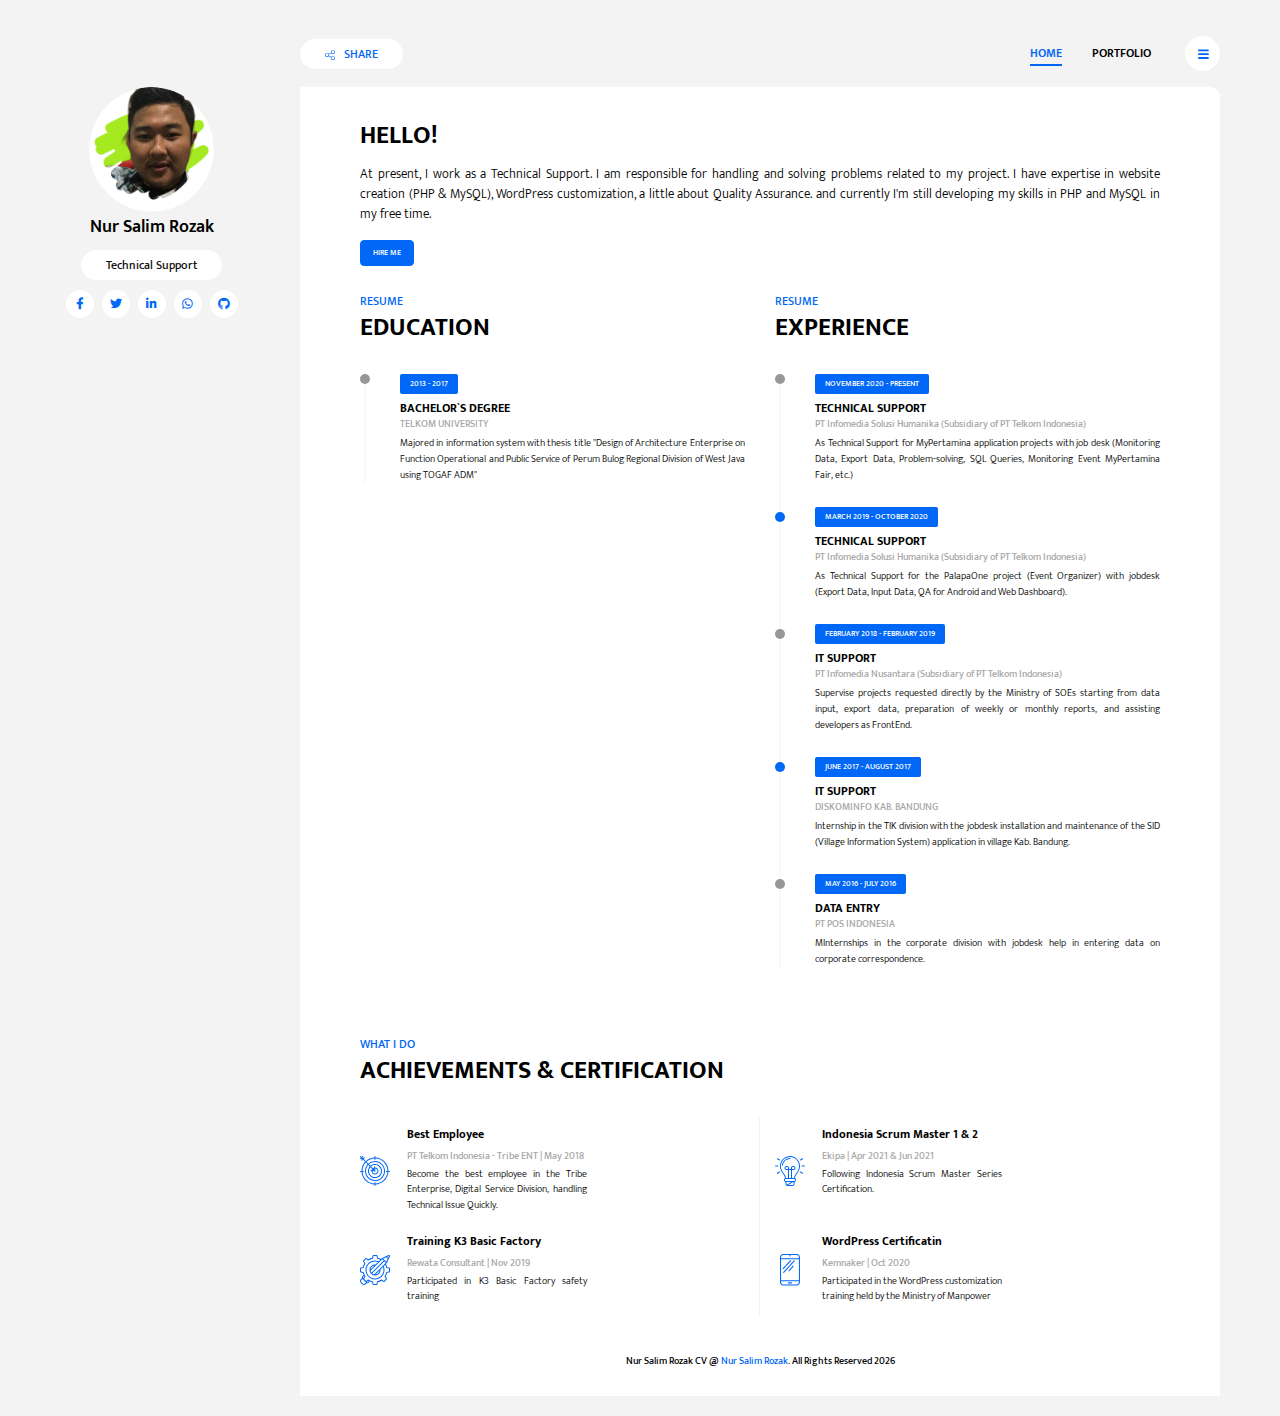
<file: index.html>
<!DOCTYPE html>
<html lang="en">

<head>
    <meta charset="UTF-8">
    <meta name="viewport" content="width=device-width, initial-scale=1.0">
    <meta http-equiv="X-UA-Compatible" content="ie=edge">
    <title>Nur Salim Rozak | Home</title>
    <link href="https://fonts.googleapis.com/css?family=Mukta:300,400,500,600,700&display=swap" rel="stylesheet">
    <link rel="stylesheet" href="assets/vendors/@fortawesome/fontawesome-free/css/all.min.css">
    <link rel="stylesheet" href="assets/css/live-resume.css">
</head>

<body>
    <header>
        <button class="btn btn-white btn-share ml-auto mr-3 ml-md-0 mr-md-auto"><a href="https://web.facebook.com/sharer.php?u=https%3A%2F%2Frozak1802.github.io%2F&_rdc=1&_rdr" target="_blank"><img src="assets/images/share.svg" alt="share" class="btn-img">
            SHARE</button>
        <nav class="collapsible-nav" id="collapsible-nav">
            <a href="https://rozak1802.github.io/" class="nav-link active">HOME</a>
            <a href="portfolio.html" class="nav-link">PORTFOLIO</a>
        </nav>
        <button class="btn btn-menu-toggle btn-white rounded-circle" data-toggle="collapsible-nav"
            data-target="collapsible-nav"><img src="assets/images/hamburger.svg" alt="hamburger"></button>
    </header>
    <div class="content-wrapper">
        <aside>
            <div class="profile-img-wrapper">
                <img src="assets/images/Profile-1.png" alt="profile">
            </div>
            <h1 class="profile-name">Nur Salim Rozak</h1>
            <div class="text-center">
                <span class="badge badge-white badge-pill profile-designation">Technical Support</span>
            </div>
            <nav class="social-links">
                <a href="https://www.facebook.com/nursalimrozak/" class="social-link"><i class="fab fa-facebook-f"></i></a>
                <a href="https://twitter.com/nursalimrozak" class="social-link"><i class="fab fa-twitter"></i></a>
                <a href="https://www.linkedin.com/in/nursalimrozak/" class="social-link"><i class="fab fa-linkedin-in"></i></a>
                <a href="https://wa.me/6281319073464" class="social-link"><i class="fab fa-whatsapp"></i></a>
                <a href="https://github.com/rozak1802" class="social-link"><i class="fab fa-github"></i></a>
            </nav>
            <!-- <div class="widget">
                <h5 class="widget-title">personal information</h5>
                <div class="widget-content">
                    <p>PHONE : +62 813 1907 3464</p>
                    <p>MAIL : nursalimrozak@gmail.com</p>
                    <p>Location : Pantenan Panceng Gresik, Jawa Timur</p>
                    <button class="btn btn-download-cv btn-primary rounded-pill"> <img src="google.com" alt="download"
                        class="btn-img">DOWNLOAD CV </button>
                </div>
            </div> -->
            <!-- <div class="widget card">
                <div class="card-body">
                    <div class="widget-content">
                        <h5 class="widget-title card-title">LANGUAGES</h5>
                        <p>English : native</p>
                        <p>Arabic : native</p>
                        <p>Indonesia : fluent</p>
                    </div>
                </div>
            </div>
            <div class="widget card">
                <div class="card-body">
                    <div class="widget-content">
                        <h5 class="widget-title card-title">INTERESTS</h5>
                        <p>Video games</p>
                        <p>Healing</p>
                        <p>Eating Out</p>
                    </div>
                </div>
            </div> -->
        </aside>
        <main>
            <section class="intro-section">
                <h2 class="section-title">Hello!</h2>
                <p>At present, I work as a Technical Support. I am responsible for handling and solving problems related to my project.

                    I have expertise in website creation (PHP & MySQL), WordPress customization, a little about Quality Assurance. and currently I'm still developing my skills in PHP and MySQL in my free time.</p>
                <a href="#!" class="btn btn-primary btn-hire-me">HIRE ME</a>
            </section>
            <section class="resume-section">
                <div class="row">
                    <div class="col-lg-6">
                        <h6 class="section-subtitle">RESUME</h6>
                        <h2 class="section-title">EDUCATION</h2>
                        <ul class="time-line">
                            <li class="time-line-item">
                                <span class="badge badge-primary">2013 - 2017</span>
                                <h6 class="time-line-item-title">BACHELOR`S DEGREE</h6>
                                <p class="time-line-item-subtitle">TELKOM UNIVERSITY</p>
                                <p class="time-line-item-content">Majored in information system with thesis title "Design of Architecture
                                    Enterprise on Function Operational and Public Service of Perum Bulog Regional Division of West Java using
                                    TOGAF ADM"</p>
                            </li>
                            <!--- <li class="time-line-item">
                                <span class="badge badge-primary">2010 - 2013</span>
                                <h6 class="time-line-item-title">Studied at Harvard University</h6>
                                <p class="time-line-item-subtitle">UNIVERSITY</p>
                                <p class="time-line-item-content">Mauris magna sapien, pharetra consectetur fringilla
                                    vitae, interdum sed tortor.
                                </p>
                            </li>
                            <li class="time-line-item">
                                <span class="badge badge-primary">1993 - 1995</span>
                                <h6 class="time-line-item-title">Studied at Oxford University</h6>
                                <p class="time-line-item-subtitle">UNIVERSITY</p>
                                <p class="time-line-item-content">Mauris magna sapien, pharetra consectetur fringilla
                                    vitae, interdum sed tortor.
                                </p>
                            </li> -->
                        </ul>
                    </div>
                    <div class="col-lg-6">
                        <h6 class="section-subtitle">RESUME</h6>
                        <h2 class="section-title">Experience</h2>
                        <ul class="time-line">
                            <li class="time-line-item">
                                <span class="badge badge-primary">NOVEMBER 2020 - PRESENT</span>
                                <h6 class="time-line-item-title">TECHNICAL SUPPORT</h6>
                                <p class="time-line-item-subtitle">PT Infomedia Solusi Humanika (Subsidiary of PT Telkom Indonesia)</p>
                                <p class="time-line-item-content">As Technical Support for MyPertamina application projects with job desk (Monitoring Data, Export Data, Problem-solving, SQL Queries, Monitoring Event MyPertamina Fair, etc.)</p>
                            </li>
                            <li class="time-line-item">
                                <span class="badge badge-primary">MARCH 2019 - OCTOBER 2020</span>
                                <h6 class="time-line-item-title">TECHNICAL SUPPORT</h6>
                                <p class="time-line-item-subtitle">PT Infomedia Solusi Humanika (Subsidiary of PT Telkom Indonesia)</p>
                                <p class="time-line-item-content">As Technical Support for the PalapaOne project (Event Organizer) with jobdesk (Export Data, Input Data, QA for Android and Web Dashboard).</p>
                            </li>
                            <li class="time-line-item">
                                <span class="badge badge-primary">FEBRUARY 2018 - FEBRUARY 2019</span>
                                <h6 class="time-line-item-title">IT SUPPORT</h6>
                                <p class="time-line-item-subtitle">PT Infomedia Nusantara (Subsidiary of PT Telkom Indonesia)</p>
                                <p class="time-line-item-content">Supervise projects requested directly by the Ministry of SOEs starting from data input, export data, preparation of weekly or monthly reports, and assisting developers as FrontEnd.</p>
                            </li>
                            <li class="time-line-item">
                                <span class="badge badge-primary">JUNE 2017 - AUGUST 2017</span>
                                <h6 class="time-line-item-title">IT SUPPORT</h6>
                                <p class="time-line-item-subtitle">DISKOMINFO KAB. BANDUNG</p>
                                <p class="time-line-item-content">Internship in the TIK division with the jobdesk installation 
                                    and maintenance of the SID (Village Information System) application in village Kab. Bandung.</p>
                            </li>
                            <li class="time-line-item">
                                <span class="badge badge-primary">MAY 2016 - JULY 2016</span>
                                <h6 class="time-line-item-title">DATA ENTRY</h6>
                                <p class="time-line-item-subtitle">PT POS INDONESIA</p>
                                <p class="time-line-item-content">MInternships in the corporate division with jobdesk help in entering data on corporate correspondence.</p>
                            </li>
                        </ul>
                    </div>
                </div>
            </section>
            <section class="services-section">
                <h6 class="section-subtitle">WHAT I DO</h6>
                <h2 class="section-title">ACHIEVEMENTS & CERTIFICATION</h2>
                <div class="row">
                    <div class="media service-card col-lg-6">
                        <div class="service-icon">
                            <img src="assets/images/001-target.svg" alt="target">
                        </div>
                        <div class="media-body">
                            <h5 class="service-title">Best Employee</h5>
                            <p class="time-line-item-subtitle">PT Telkom Indonesia - Tribe ENT | May 2018</p>
                            <p class="service-description">Become the best employee in the Tribe Enterprise, Digital Service Division, handling Technical Issue Quickly.</p>
                        </div>
                    </div>
                    <div class="media service-card col-lg-6">
                        <div class="service-icon">
                            <img src="assets/images/003-idea.svg" alt="bulb">
                        </div>
                        <div class="media-body">
                            <h5 class="service-title">Indonesia Scrum Master 1 & 2</h5>
                            <p class="time-line-item-subtitle">Ekipa | Apr 2021 & Jun 2021</p>
                            <p class="service-description">Following Indonesia Scrum Master Series Certification.</p>
                        </div>
                    </div>
                    <div class="media service-card col-lg-6">
                        <div class="service-icon">
                            <img src="assets/images/002-development.svg" alt="development">
                        </div>
                        <div class="media-body">
                            <h5 class="service-title">Training K3 Basic Factory</h5>
                            <p class="time-line-item-subtitle">Rewata Consultant | Nov 2019</p>
                            <p class="service-description">Participated in K3 Basic Factory safety training
                            </p>
                        </div>
                    </div>
                    <div class="media service-card col-lg-6">
                        <div class="service-icon">
                            <img src="assets/images/004-smartphone.svg" alt="smartphone">
                        </div>
                        <div class="media-body">
                            <h5 class="service-title">WordPress Certificatin</h5>
                            <p class="time-line-item-subtitle">Kemnaker | Oct 2020</p>
                            <p class="service-description">Participated in the WordPress customization training held by the Ministry of Manpower
                            </p>
                        </div>
                    </div>
                </div>
            </section>
            <!-- <section class="testimonial-section">
                <div id="testimonialCarousel" class="testimonial-carousel carousel slide" data-ride="carousel">
                    <div class="carousel-inner">
                        <div class="carousel-item active">
                            <p class="testimonial-content">Mauris magna sapien, pharetra consectetur fringilla vitae,
                                interdum sed tortor.</p>
                            <img src="assets/images/Profile.png" alt="profile" class="testimonial-img">
                            <p class="testimonial-name">Nout Golstein</p>
                        </div>
                        <div class="carousel-item">
                            <p class="testimonial-content">Mauris magna sapien, pharetra consectetur fringilla vitae,
                                interdum sed tortor.</p>
                            <img src="assets/images/Profile.png" alt="profile" class="testimonial-img">
                            <p class="testimonial-name">Nout Golstein</p>
                        </div>
                        <div class="carousel-item">
                            <p class="testimonial-content">Mauris magna sapien, pharetra consectetur fringilla vitae,
                                interdum sed tortor.</p>
                            <img src="assets/images/Profile.png" alt="profile" class="testimonial-img">
                            <p class="testimonial-name">Nout Golstein</p>
                        </div>
                    </div>
                    <ol class="carousel-indicators">
                        <li data-target="#testimonialCarousel" data-slide-to="0" class="active"></li>
                        <li data-target="#testimonialCarousel" data-slide-to="1"></li>
                        <li data-target="#testimonialCarousel" data-slide-to="2"></li>
                    </ol>
                </div>
            </section> -->

            <footer>Nur Salim Rozak CV @ <a href="https://rozak1802.github.io/" target="_blank" rel="noopener noreferrer">Nur Salim Rozak</a>. All Rights Reserved <script>document.write(new Date().getFullYear())</script></footer>
        </main>
    </div>
    <script src="assets/vendors/jquery/dist/jquery.min.js"></script>
    <script src="assets/vendors/@popperjs/core/dist/umd/popper-base.min.js"></script>
    <script src="assets/vendors/bootstrap/dist/js/bootstrap.min.js"></script>
    <script src="assets/js/live-resume.js"></script>
</body>

</html>
</file>
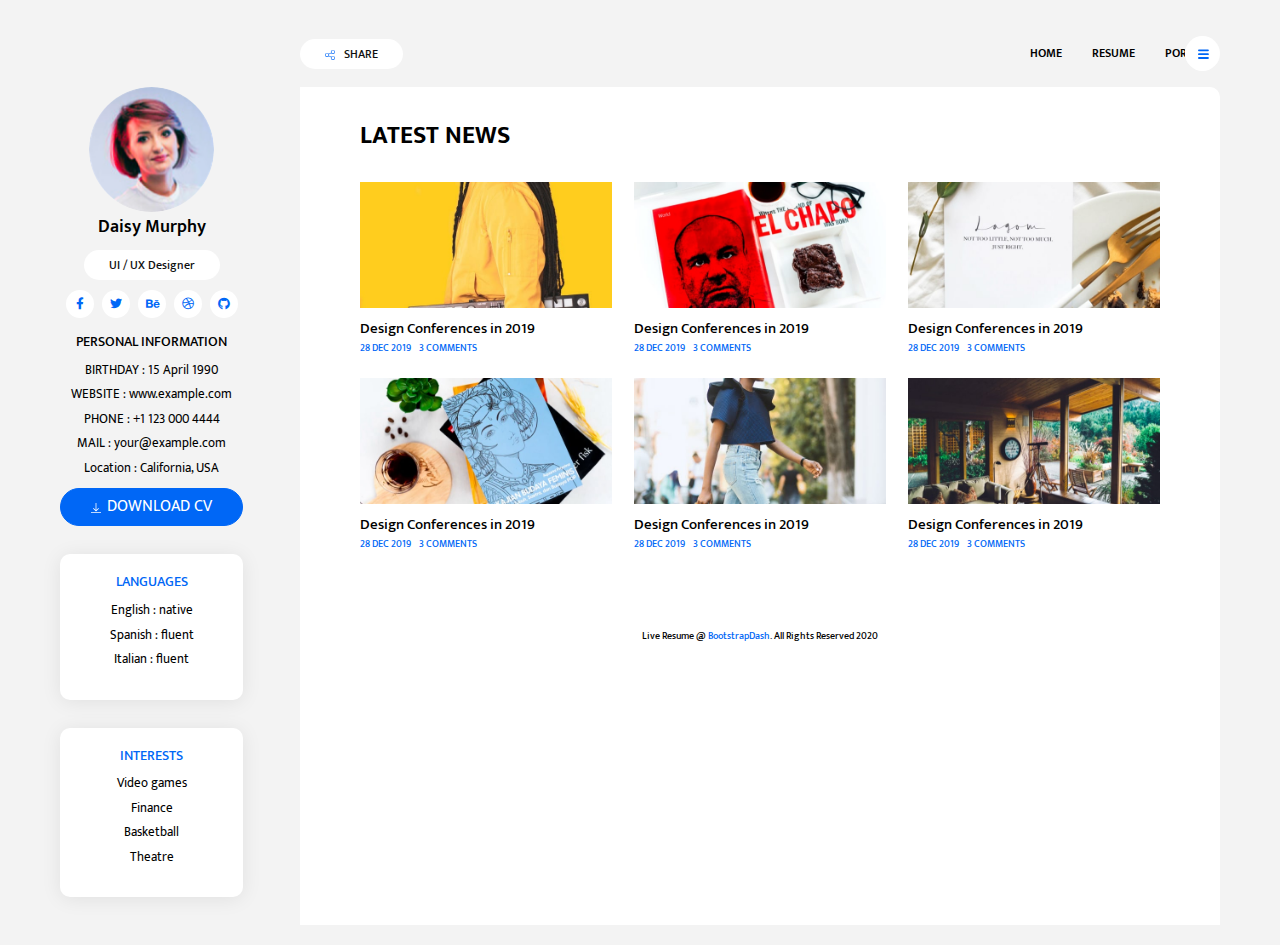
<file: blog.html>
<!DOCTYPE html>
<html lang="en">

<head>
    <meta charset="UTF-8">
    <meta name="viewport" content="width=device-width, initial-scale=1.0">
    <meta http-equiv="X-UA-Compatible" content="ie=edge">
    <title>Live Resume :: Portfolio</title>
    <link href="https://fonts.googleapis.com/css?family=Mukta:300,400,500,600,700&display=swap" rel="stylesheet">
    <link rel="stylesheet" href="assets/vendors/@fortawesome/fontawesome-free/css/all.min.css">
    <link rel="stylesheet" href="assets/css/live-resume.css">
</head>

<body>
    <header>
        <button class="btn btn-white btn-share ml-auto mr-3 ml-md-0 mr-md-auto"><img src="assets/images/share.svg"
                alt="share" class="btn-img">
            SHARE</button>
        <nav class="collapsible-nav" id="collapsible-nav">
            <a href="index.html" class="nav-link">HOME</a>
            <a href="resume.html" class="nav-link">RESUME</a>
            <a href="portfolio.html" class="nav-link">PORTFOLIO</a>
            <a href="blog.html" class="nav-link active">BLOG</a>
            <a href="contact.html" class="nav-link">CONTACT</a>
        </nav>
        <button class="btn btn-menu-toggle btn-white rounded-circle" data-toggle="collapsible-nav"
            data-target="collapsible-nav"><img src="assets/images/hamburger.svg" alt="hamburger"></button>
    </header>
    <div class="content-wrapper">
        <aside>
            <div class="profile-img-wrapper">
                <img src="assets/images/Profile.png" alt="profile">
            </div>
            <h1 class="profile-name">Daisy Murphy</h1>
            <div class="text-center">
                <span class="badge badge-white badge-pill profile-designation">UI / UX Designer</span>
            </div>
            <nav class="social-links">
                <a href="#!" class="social-link"><i class="fab fa-facebook-f"></i></a>
                <a href="#!" class="social-link"><i class="fab fa-twitter"></i></a>
                <a href="#!" class="social-link"><i class="fab fa-behance"></i></a>
                <a href="#!" class="social-link"><i class="fab fa-dribbble"></i></a>
                <a href="#!" class="social-link"><i class="fab fa-github"></i></a>
            </nav>
            <div class="widget">
                <h5 class="widget-title">personal information</h5>
                <div class="widget-content">
                    <p>BIRTHDAY : 15 April 1990</p>
                    <p>WEBSITE : www.example.com</p>
                    <p>PHONE : +1 123 000 4444</p>
                    <p>MAIL : your@example.com</p>
                    <p>Location : California, USA</p>
                    <button class="btn btn-download-cv btn-primary rounded-pill"> <img
                            src="assets/images/download.svg" alt="download" class="btn-img">DOWNLOAD CV </button>
                </div>
            </div>
            <div class="widget card">
                <div class="card-body">
                    <div class="widget-content">
                        <h5 class="widget-title card-title">LANGUAGES</h5>
                        <p>English : native</p>
                        <p>Spanish : fluent</p>
                        <p>Italian : fluent</p>
                    </div>
                </div>
            </div>
            <div class="widget card">
                <div class="card-body">
                    <div class="widget-content">
                        <h5 class="widget-title card-title">INTERESTS</h5>
                        <p>Video games</p>
                        <p>Finance</p>
                        <p>Basketball</p>
                        <p>Theatre</p>
                    </div>
                </div>
            </div>
        </aside>
        <main>
            <section class="blog-section">
                <h2 class="section-title">LATEST NEWS</h2>

                <div class="blog-posts-wrapper">
                    <article class="blog-post">
                        <a href="#!" class="blog-post-link">
                            <img src="assets/images/News_1.jpg" alt="news 1" class="blog-post-thumbnail">
                            <h5 class="blog-post-title">Design Conferences in 2019</h5>

                        </a>
                        <p class="blog-post-meta">
                            <span class="post-published-date">28 DEC 2019</span>
                            <a href="#!" class="post-comments">3 COMMENTS</a>
                        </p>
                    </article>
                    <article class="blog-post">
                        <a href="#!" class="blog-post-link">
                            <img src="assets/images/News_2.jpg" alt="news 2" class="blog-post-thumbnail">
                            <h5 class="blog-post-title">Design Conferences in 2019</h5>
                        </a>
                        <p class="blog-post-meta">
                            <span class="post-published-date">28 DEC 2019</span>
                            <a href="#!" class="post-comments">3 COMMENTS</a>
                        </p>
                    </article>
                    <article class="blog-post">
                        <a href="#!" class="blog-post-link">
                            <img src="assets/images/News_3.jpg" alt="news 3" class="blog-post-thumbnail">
                            <h5 class="blog-post-title">Design Conferences in 2019</h5>
                        </a>
                        <p class="blog-post-meta">
                            <span class="post-published-date">28 DEC 2019</span>
                            <a href="#!" class="post-comments">3 COMMENTS</a>
                        </p>
                    </article>
                    <article class="blog-post">
                        <a href="#!" class="blog-post-link">
                            <img src="assets/images/News_4.jpg" alt="news 4" class="blog-post-thumbnail">
                            <h5 class="blog-post-title">Design Conferences in 2019</h5>
                        </a>
                        <p class="blog-post-meta">
                            <span class="post-published-date">28 DEC 2019</span>
                            <a href="#!" class="post-comments">3 COMMENTS</a>
                        </p>
                    </article>
                    <article class="blog-post">
                        <a href="#!" class="blog-post-link">
                            <img src="assets/images/News_5.jpg" alt="news 5" class="blog-post-thumbnail">
                            <h5 class="blog-post-title">Design Conferences in 2019</h5>
                        </a>
                        <p class="blog-post-meta">
                            <span class="post-published-date">28 DEC 2019</span>
                            <a href="#!" class="post-comments">3 COMMENTS</a>
                        </p>
                    </article>
                    <article class="blog-post">
                        <a href="#!" class="blog-post-link">
                            <img src="assets/images/News_6.jpg" alt="news 6" class="blog-post-thumbnail">
                            <h5 class="blog-post-title">Design Conferences in 2019</h5>
                        </a>
                        <p class="blog-post-meta">
                            <span class="post-published-date">28 DEC 2019</span>
                            <a href="#!" class="post-comments">3 COMMENTS</a>
                        </p>
                    </article>
                </div>
            </section>
            <footer>Live Resume @ <a href="https://www.bootstrapdash.com" target="_blank" rel="noopener noreferrer">BootstrapDash</a>. All Rights Reserved 2020</footer>
        </main>
    </div>
    <script src="assets/vendors/jquery/dist/jquery.min.js"></script>
    <script src="assets/vendors/@popperjs/core/dist/umd/popper-base.min.js"></script>
    <script src="assets/vendors/bootstrap/dist/js/bootstrap.min.js"></script>
    <script src="assets/vendors/entry/jq.entry.min.js"></script>
    <script src="assets/js/live-resume.js"></script>
</body>

</html>
</file>
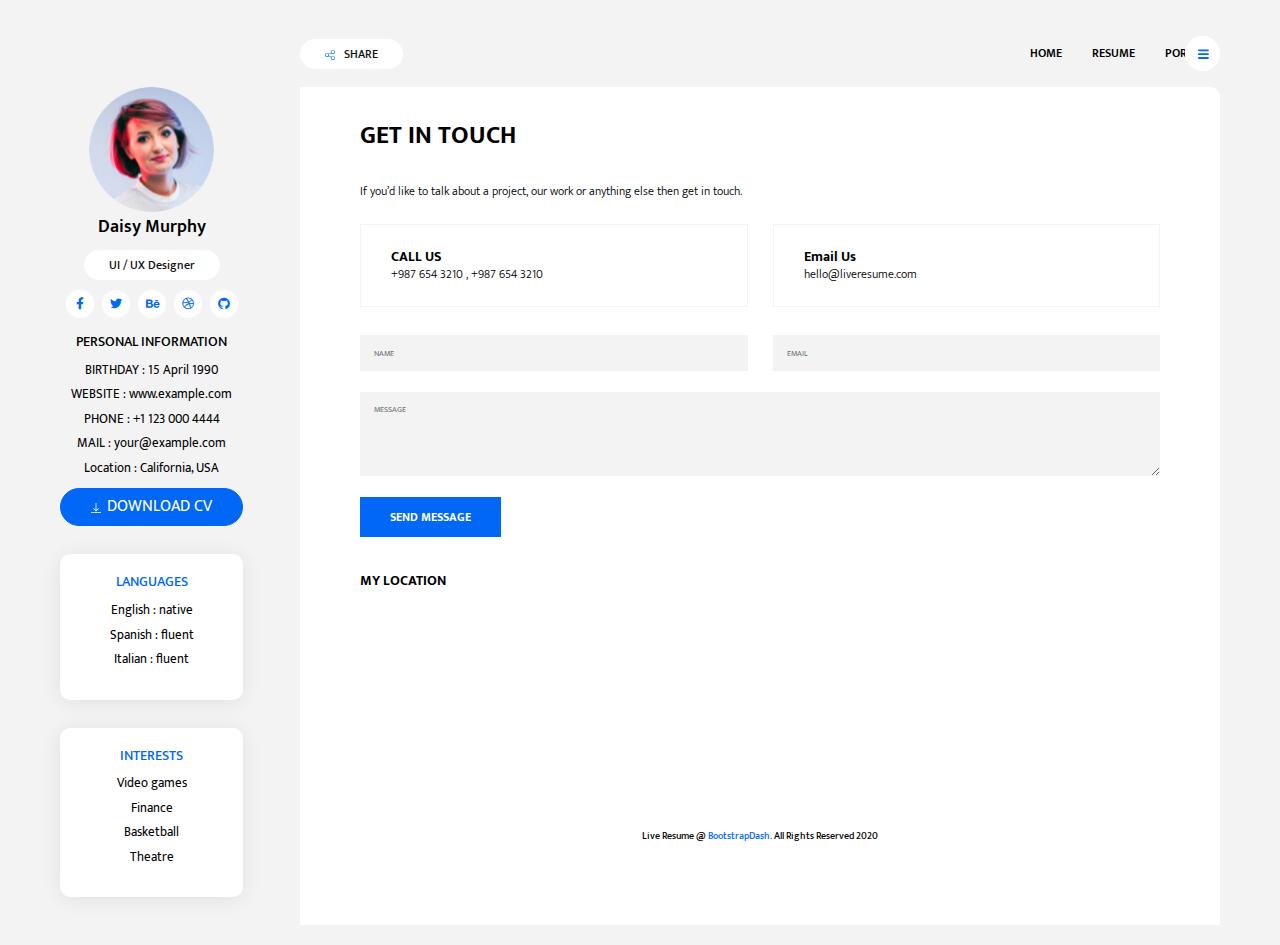
<file: contact.html>
<!DOCTYPE html>
<html lang="en">

<head>
    <meta charset="UTF-8">
    <meta name="viewport" content="width=device-width, initial-scale=1.0">
    <meta http-equiv="X-UA-Compatible" content="ie=edge">
    <title>Live Resume :: Portfolio</title>
    <link href="https://fonts.googleapis.com/css?family=Mukta:300,400,500,600,700&display=swap" rel="stylesheet">
    <link rel="stylesheet" href="assets/vendors/@fortawesome/fontawesome-free/css/all.min.css">
    <link rel="stylesheet" href="assets/css/live-resume.css">
</head>

<body>
    <header>
        <button class="btn btn-white btn-share ml-auto mr-3 ml-md-0 mr-md-auto"><img src="assets/images/share.svg" alt="share" class="btn-img">
            SHARE</button>
        <nav class="collapsible-nav" id="collapsible-nav">
            <a href="index.html" class="nav-link">HOME</a>
            <a href="resume.html" class="nav-link">RESUME</a>
            <a href="portfolio.html" class="nav-link">PORTFOLIO</a>
            <a href="blog.html" class="nav-link">BLOG</a>
            <a href="contact.html" class="nav-link active">CONTACT</a>
        </nav>
        <button class="btn btn-menu-toggle btn-white rounded-circle" data-toggle="collapsible-nav"
            data-target="collapsible-nav"><img src="assets/images/hamburger.svg" alt="hamburger"></button>
    </header>
    <div class="content-wrapper">
        <aside>
            <div class="profile-img-wrapper">
                <img src="assets/images/Profile.png" alt="profile">
            </div>
            <h1 class="profile-name">Daisy Murphy</h1>
            <div class="text-center">
                <span class="badge badge-white badge-pill profile-designation">UI / UX Designer</span>
            </div>
            <nav class="social-links">
                <a href="#!" class="social-link"><i class="fab fa-facebook-f"></i></a>
                <a href="#!" class="social-link"><i class="fab fa-twitter"></i></a>
                <a href="#!" class="social-link"><i class="fab fa-behance"></i></a>
                <a href="#!" class="social-link"><i class="fab fa-dribbble"></i></a>
                <a href="#!" class="social-link"><i class="fab fa-github"></i></a>
            </nav>
            <div class="widget">
                <h5 class="widget-title">personal information</h5>
                <div class="widget-content">
                    <p>BIRTHDAY : 15 April 1990</p>
                    <p>WEBSITE : www.example.com</p>
                    <p>PHONE : +1 123 000 4444</p>
                    <p>MAIL : your@example.com</p>
                    <p>Location : California, USA</p>
                    <button class="btn btn-download-cv btn-primary rounded-pill"> <img src="assets/images/download.svg" alt="download"
                        class="btn-img">DOWNLOAD CV </button>
                </div>
            </div>
            <div class="widget card">
                <div class="card-body">
                    <div class="widget-content">
                        <h5 class="widget-title card-title">LANGUAGES</h5>
                        <p>English : native</p>
                        <p>Spanish : fluent</p>
                        <p>Italian : fluent</p>
                    </div>
                </div>
            </div>
            <div class="widget card">
                <div class="card-body">
                    <div class="widget-content">
                        <h5 class="widget-title card-title">INTERESTS</h5>
                        <p>Video games</p>
                        <p>Finance</p>
                        <p>Basketball</p>
                        <p>Theatre</p>
                    </div>
                </div>
            </div>
        </aside>
        <main>
            <section class="contact-section">
                <h2 class="section-title">GET IN TOUCH</h2>
                <p class="mb-4">If you’d like to talk about a project, our work or anything else then get in touch.</p>
                
                <div class="contact-cards-wrapper">
                    <div class="contact-card">
                        <h6 class="contact-card-title">CALL US</h6>
                        <p class="contact-card-content">+987 654 3210 , +987 654 3210</p>
                    </div>
                    <div class="contact-card">
                        <h6 class="contact-card-title">Email Us</h6>
                        <p class="contact-card-content">hello@liveresume.com</p>
                    </div>
                </div>

                <form action="#!" class="contact-form">
                    <div class="form-group form-group-name">
                      <label for="name" class="sr-only">Name</label>
                      <input type="text" name="name" id="name" class="form-control" placeholder="NAME">
                    </div>
                    <div class="form-group form-group-email">
                        <label for="email" class="sr-only">Email</label>
                        <input type="email" name="email" id="email" class="form-control" placeholder="EMAIL">
                    </div>
                    <div class="form-group">
                        <label for="message" class="sr-only">Message</label>
                        <textarea name="message" id="message" class="form-control" placeholder="MESSAGE" rows="5"></textarea>
                    </div>
                    <button type="submit" class="btn btn-primary form-submit-btn">SEND MESSAGE</button>
                </form>

            </section>
            <section class="location-section">
                <h5 class="section-title">MY LOCATION</h5>

                <div class="map-wrapper embed-responsive embed-responsive-16by9"">
                    <iframe src="https://www.google.com/maps/embed?pb=!1m18!1m12!1m3!1d6780.360388122327!2d-73.94920877520023!3d40.64704896956227!2m3!1f0!2f0!3f0!3m2!1i1024!2i768!4f13.1!3m3!1m2!1s0x89c25b449a659007%3A0xc4308a4849d49943!2s135%20E%2029th%20St%2C%20Brooklyn%2C%20NY%2011226%2C%20USA!5e0!3m2!1sen!2sin!4v1582520722599!5m2!1sen!2sin" width="600" height="450" frameborder="0" style="border:0;" allowfullscreen="" class="embed-responsive-item"></iframe>
                </div>
            </section>
            <footer>Live Resume @ <a href="https://www.bootstrapdash.com" target="_blank" rel="noopener noreferrer">BootstrapDash</a>. All Rights Reserved 2020</footer>
        </main>
    </div>
    <script src="assets/vendors/jquery/dist/jquery.min.js"></script>
    <script src="assets/vendors/@popperjs/core/dist/umd/popper-base.min.js"></script>
    <script src="assets/vendors/bootstrap/dist/js/bootstrap.min.js"></script>
    <script src="assets/vendors/entry/jq.entry.min.js"></script>
    <script src="assets/js/live-resume.js"></script>
</body>

</html>
</file>
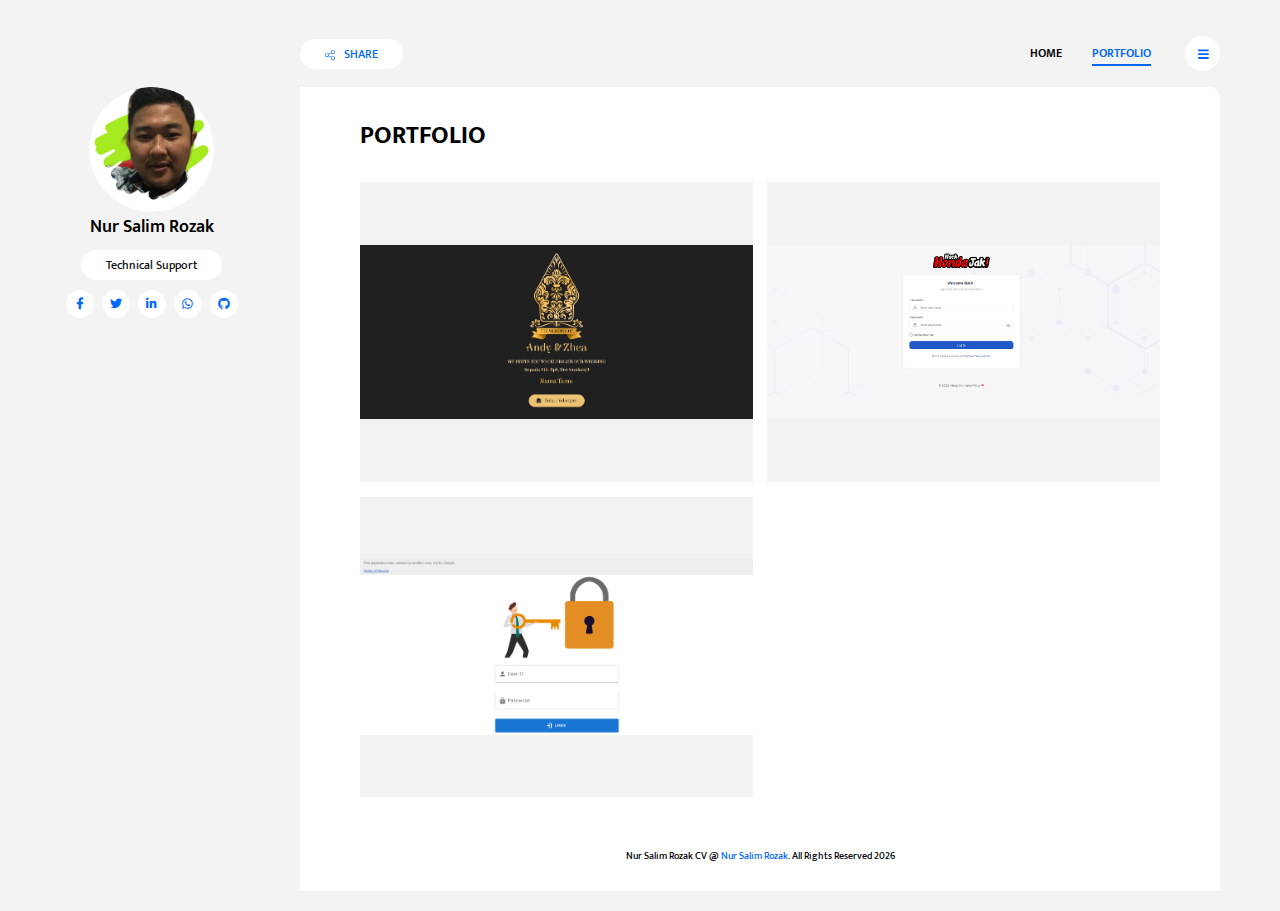
<file: portfolio.html>
<!DOCTYPE html>
<html lang="en">

<head>
    <meta charset="UTF-8">
    <meta name="viewport" content="width=device-width, initial-scale=1.0">
    <meta http-equiv="X-UA-Compatible" content="ie=edge">
    <title>Nur Salim Rozak | Portfolio</title>
    <link href="https://fonts.googleapis.com/css?family=Mukta:300,400,500,600,700&display=swap" rel="stylesheet">
    <link rel="stylesheet" href="assets/vendors/@fortawesome/fontawesome-free/css/all.min.css">
    <link rel="stylesheet" href="assets/css/live-resume.css">
</head>

<body>
    <header>
        <button class="btn btn-white btn-share ml-auto mr-3 ml-md-0 mr-md-auto"><a href="https://web.facebook.com/sharer.php?u=https%3A%2F%2Frozak1802.github.io%2F&_rdc=1&_rdr" target="_blank"><img src="assets/images/share.svg" alt="share" class="btn-img">
            SHARE</button>
        <nav class="collapsible-nav" id="collapsible-nav">
            <a href="index.html" class="nav-link">HOME</a>
            <a href="portfolio.html" class="nav-link active">PORTFOLIO</a>
        </nav>
        <button class="btn btn-menu-toggle btn-white rounded-circle" data-toggle="collapsible-nav"
            data-target="collapsible-nav"><img src="assets/images/hamburger.svg" alt="hamburger"></button>
    </header>
    <div class="content-wrapper">
        <aside>
            <div class="profile-img-wrapper">
                <img src="assets/images/Profile-1.png" alt="profile">
            </div>
            <h1 class="profile-name">Nur Salim Rozak</h1>
            <div class="text-center">
                <span class="badge badge-white badge-pill profile-designation">Technical Support</span>
            </div>
            <nav class="social-links">
                <a href="https://www.facebook.com/nursalimrozak/" class="social-link"><i class="fab fa-facebook-f"></i></a>
                <a href="https://twitter.com/nursalimrozak" class="social-link"><i class="fab fa-twitter"></i></a>
                <a href="https://www.linkedin.com/in/nursalimrozak/" class="social-link"><i class="fab fa-linkedin-in"></i></a>
                <a href="https://wa.me/6281319073464" class="social-link"><i class="fab fa-whatsapp"></i></a>
                <a href="https://github.com/rozak1802" class="social-link"><i class="fab fa-github"></i></a>
            </nav>
            
        </aside>
        <main>
            <section class="portfolio-section">
                <h2 class="section-title">PORTFOLIO</h2>
                
                <div class="portfolio-wrapper">
                    <figure class="portfolio-item hover-box">
                        <img src="assets/images/wedding.png" alt="project" class="portfolio-item-img">
                        <figcaption class="portfolio-item-details overlay">
                            <h5 class="portfolio-item-title">WEDDING INVITATION</h5>
                            <p class="portfolio-item-description">Online wedding invitation</p>
                        </figcaption>
                    </figure>
                    <figure class="portfolio-item hover-box">
                        <img src="assets/images/damkar.id.png" alt="project" class="portfolio-item-img">
                        <figcaption class="portfolio-item-details overlay">
                            <h5 class="portfolio-item-title">DAMKAR.ID</h5>
                            <p class="portfolio-item-description">Internal dashboard for Astra Kalbar</p>
                        </figcaption>
                    </figure>
                    <figure class="portfolio-item hover-box">
                        <img src="assets/images/Web-Google-Script.png" alt="project" class="portfolio-item-img">
                        <figcaption class="portfolio-item-details overlay">
                            <h5 class="portfolio-item-title">Google Apps Script</h5>
                            <p class="portfolio-item-description">Internal Dashboard for Team Operational</p>
                        </figcaption>
                    </figure>
                    <!-- <figure class="portfolio-item hover-box">
                        <img src="assets/images/img_4.png" alt="project" class="portfolio-item-img">
                        <figcaption class="portfolio-item-details overlay">
                            <h5 class="portfolio-item-title">PROJECT 04</h5>
                            <p class="portfolio-item-description">Branding, Photography</p>
                        </figcaption>
                    </figure>
                    <figure class="portfolio-item hover-box">
                        <img src="assets/images/img_5.png" alt="project" class="portfolio-item-img">
                        <figcaption class="portfolio-item-details overlay">
                            <h5 class="portfolio-item-title">PROJECT 05</h5>
                            <p class="portfolio-item-description">Branding, Photography</p>
                        </figcaption>
                    </figure>
                    <figure class="portfolio-item hover-box">
                        <img src="assets/images/img_6.png" alt="project" class="portfolio-item-img">
                        <figcaption class="portfolio-item-details overlay">
                            <h5 class="portfolio-item-title">PROJECT 06</h5>
                            <p class="portfolio-item-description">Branding, Photography</p>
                        </figcaption>
                    </figure>
                    <figure class="portfolio-item hover-box">
                        <img src="assets/images/img_7.png" alt="project" class="portfolio-item-img">
                        <figcaption class="portfolio-item-details overlay">
                            <h5 class="portfolio-item-title">PROJECT 07</h5>
                            <p class="portfolio-item-description">Branding, Photography</p>
                        </figcaption>
                    </figure>
                    <figure class="portfolio-item hover-box">
                        <img src="assets/images/img_8.png" alt="project" class="portfolio-item-img">
                        <figcaption class="portfolio-item-details overlay">
                            <h5 class="portfolio-item-title">PROJECT 08</h5>
                            <p class="portfolio-item-description">Branding, Photography</p>
                        </figcaption>
                    </figure> -->
                </div>

            </section>
            <footer>Nur Salim Rozak CV @ <a href="https://rozak1802.github.io/" target="_blank" rel="noopener noreferrer">Nur Salim Rozak</a>. All Rights Reserved <script>document.write(new Date().getFullYear())</script></footer>
        </main>
    </div>
    <script src="assets/vendors/jquery/dist/jquery.min.js"></script>
    <script src="assets/vendors/@popperjs/core/dist/umd/popper-base.min.js"></script>
    <script src="assets/vendors/bootstrap/dist/js/bootstrap.min.js"></script>
    <script src="assets/vendors/entry/jq.entry.min.js"></script>
    <script src="assets/js/live-resume.js"></script>
</body>

</html>
</file>
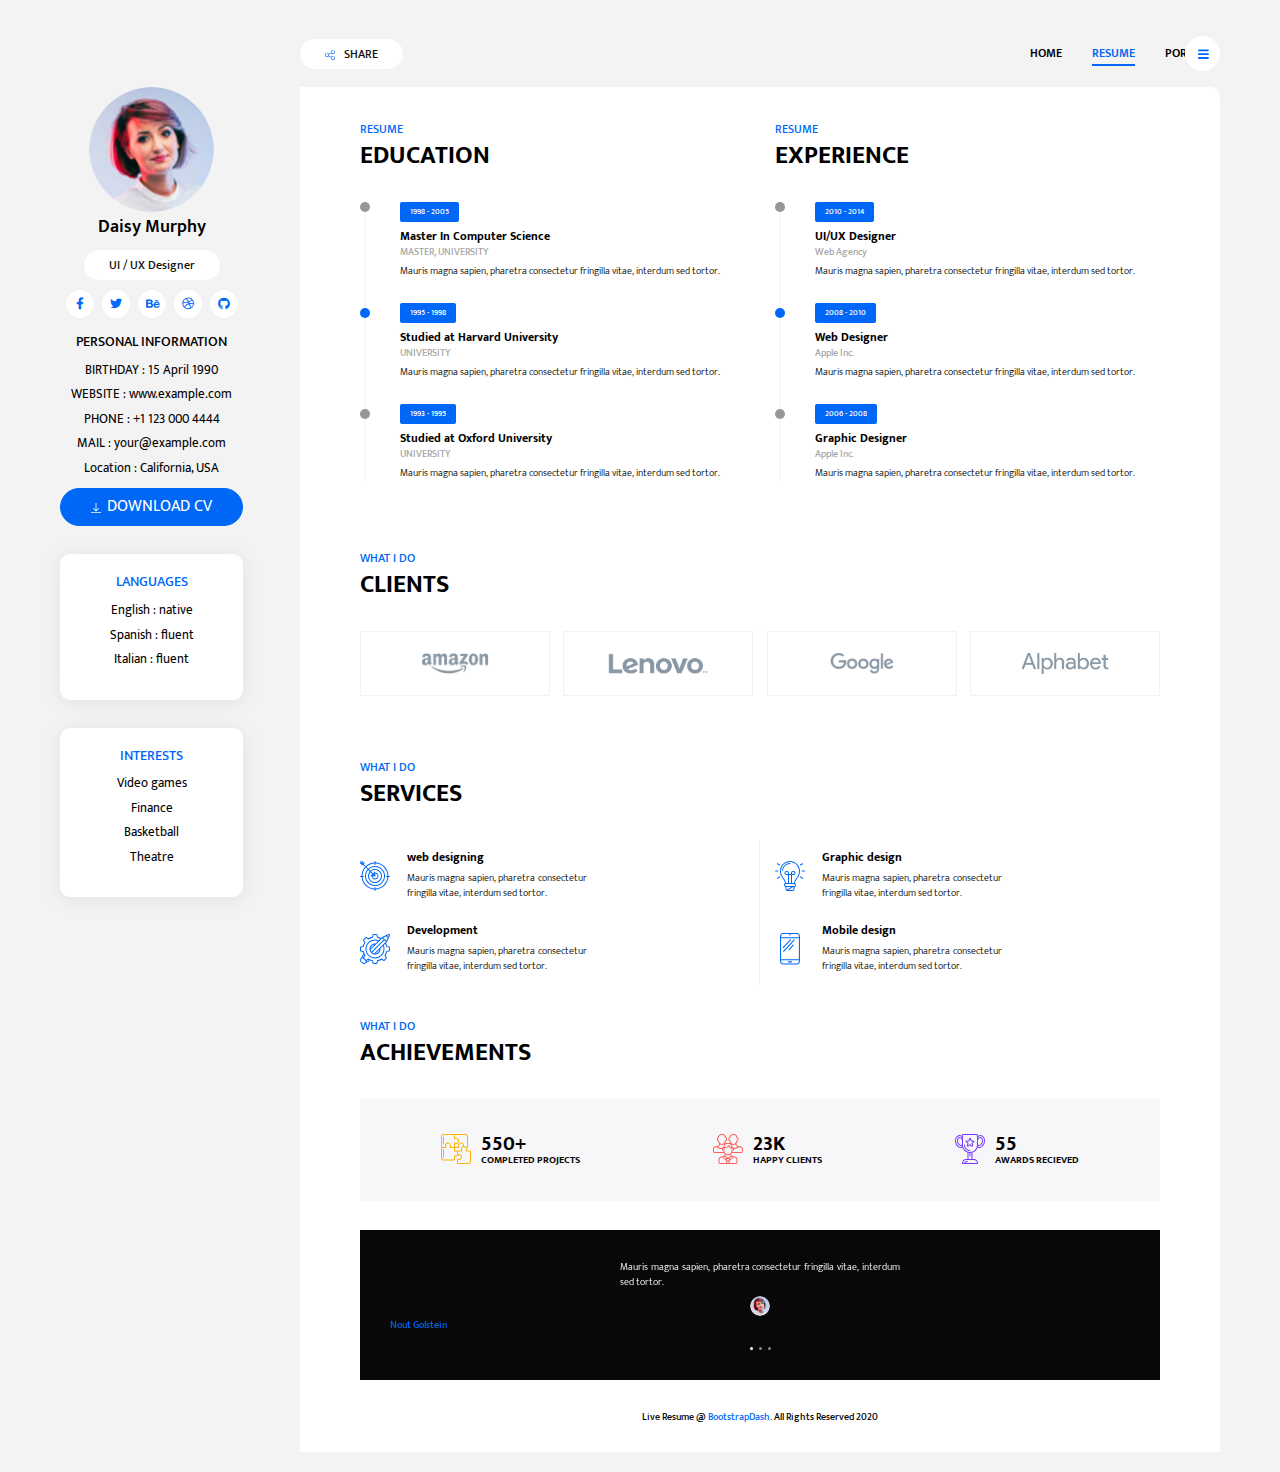
<file: resume.html>
<!DOCTYPE html>
<html lang="en">

<head>
    <meta charset="UTF-8">
    <meta name="viewport" content="width=device-width, initial-scale=1.0">
    <meta http-equiv="X-UA-Compatible" content="ie=edge">
    <title>Live Resume :: Resume</title>
    <link href="https://fonts.googleapis.com/css?family=Mukta:300,400,500,600,700&display=swap" rel="stylesheet">
    <link rel="stylesheet" href="assets/vendors/@fortawesome/fontawesome-free/css/all.min.css">
    <link rel="stylesheet" href="assets/css/live-resume.css">
</head>

<body>
    <header>
        <button class="btn btn-white btn-share ml-auto mr-3 ml-md-0 mr-md-auto"><img src="assets/images/share.svg" alt="share" class="btn-img">
            SHARE</button>
        <nav class="collapsible-nav" id="collapsible-nav">
            <a href="index.html" class="nav-link">HOME</a>
            <a href="resume.html" class="nav-link active">RESUME</a>
            <a href="portfolio.html" class="nav-link">PORTFOLIO</a>
            <a href="blog.html" class="nav-link">BLOG</a>
            <a href="contact.html" class="nav-link">CONTACT</a>
        </nav>
        <button class="btn btn-menu-toggle btn-white rounded-circle" data-toggle="collapsible-nav"
            data-target="collapsible-nav"><img src="assets/images/hamburger.svg" alt="hamburger"></button>
    </header>
    <div class="content-wrapper">
        <aside>
            <div class="profile-img-wrapper">
                <img src="assets/images/Profile.png" alt="profile">
            </div>
            <h1 class="profile-name">Daisy Murphy</h1>
            <div class="text-center">
                <span class="badge badge-white badge-pill profile-designation">UI / UX Designer</span>
            </div>
            <nav class="social-links">
                <a href="#!" class="social-link"><i class="fab fa-facebook-f"></i></a>
                <a href="#!" class="social-link"><i class="fab fa-twitter"></i></a>
                <a href="#!" class="social-link"><i class="fab fa-behance"></i></a>
                <a href="#!" class="social-link"><i class="fab fa-dribbble"></i></a>
                <a href="#!" class="social-link"><i class="fab fa-github"></i></a>
            </nav>
            <div class="widget">
                <h5 class="widget-title">personal information</h5>
                <div class="widget-content">
                    <p>BIRTHDAY : 15 April 1990</p>
                    <p>WEBSITE : www.example.com</p>
                    <p>PHONE : +1 123 000 4444</p>
                    <p>MAIL : your@example.com</p>
                    <p>Location : California, USA</p>
                    <button class="btn btn-download-cv btn-primary rounded-pill"> <img src="assets/images/download.svg" alt="download"
                        class="btn-img">DOWNLOAD CV </button>
                </div>
            </div>
            <div class="widget card">
                <div class="card-body">
                    <div class="widget-content">
                        <h5 class="widget-title card-title">LANGUAGES</h5>
                        <p>English : native</p>
                        <p>Spanish : fluent</p>
                        <p>Italian : fluent</p>
                    </div>
                </div>
            </div>
            <div class="widget card">
                <div class="card-body">
                    <div class="widget-content">
                        <h5 class="widget-title card-title">INTERESTS</h5>
                        <p>Video games</p>
                        <p>Finance</p>
                        <p>Basketball</p>
                        <p>Theatre</p>
                    </div>
                </div>
            </div>
        </aside>
        <main>
            <section class="resume-section">
                <div class="row">
                    <div class="col-lg-6">
                        <h6 class="section-subtitle">RESUME</h6>
                        <h2 class="section-title">EDUCATION</h2>
                        <ul class="time-line">
                            <li class="time-line-item">
                                <span class="badge badge-primary">1998 - 2005</span>
                                <h6 class="time-line-item-title">Master In Computer Science</h6>
                                <p class="time-line-item-subtitle">MASTER, UNIVERSITY</p>
                                <p class="time-line-item-content">Mauris magna sapien, pharetra consectetur fringilla
                                    vitae, interdum sed tortor.</p>
                            </li>
                            <li class="time-line-item">
                                <span class="badge badge-primary">1995 - 1998</span>
                                <h6 class="time-line-item-title">Studied at Harvard University</h6>
                                <p class="time-line-item-subtitle">UNIVERSITY</p>
                                <p class="time-line-item-content">Mauris magna sapien, pharetra consectetur fringilla
                                    vitae, interdum sed tortor.
                                </p>
                            </li>
                            <li class="time-line-item">
                                <span class="badge badge-primary">1993 - 1995</span>
                                <h6 class="time-line-item-title">Studied at Oxford University</h6>
                                <p class="time-line-item-subtitle">UNIVERSITY</p>
                                <p class="time-line-item-content">Mauris magna sapien, pharetra consectetur fringilla
                                    vitae, interdum sed tortor.
                                </p>
                            </li>
                        </ul>
                    </div>
                    <div class="col-lg-6">
                        <h6 class="section-subtitle">RESUME</h6>
                        <h2 class="section-title">Experience</h2>
                        <ul class="time-line">
                            <li class="time-line-item">
                                <span class="badge badge-primary">2010 - 2014</span>
                                <h6 class="time-line-item-title">UI/UX Designer</h6>
                                <p class="time-line-item-subtitle">Web Agency</p>
                                <p class="time-line-item-content">Mauris magna sapien, pharetra consectetur fringilla
                                    vitae, interdum sed
                                    tortor.</p>
                            </li>
                            <li class="time-line-item">
                                <span class="badge badge-primary">2008 - 2010</span>
                                <h6 class="time-line-item-title">Web Designer</h6>
                                <p class="time-line-item-subtitle">Apple Inc.</p>
                                <p class="time-line-item-content">Mauris magna sapien, pharetra consectetur fringilla
                                    vitae, interdum sed
                                    tortor.
                                </p>
                            </li>
                            <li class="time-line-item">
                                <span class="badge badge-primary">2006 - 2008</span>
                                <h6 class="time-line-item-title">Graphic Designer</h6>
                                <p class="time-line-item-subtitle">Apple Inc.</p>
                                <p class="time-line-item-content">Mauris magna sapien, pharetra consectetur fringilla
                                    vitae, interdum sed
                                    tortor.
                                </p>
                            </li>
                        </ul>
                    </div>
                </div>
            </section>
            <section class="clients-section">
                <h6 class="section-subtitle">WHAT I DO</h6>
                <h2 class="section-title">CLIENTS</h2>
                <div class="client-logos-wrapper">
                    <div class="client-logo"><img src="assets/images/Clients_1.svg" alt="logo" class="w-100"></div>
                    <div class="client-logo"><img src="assets/images/Clients_2.svg" alt="logo" class="w-100"></div>
                    <div class="client-logo"><img src="assets/images/Clients_3.svg" alt="logo" class="w-100"></div>
                    <div class="client-logo"><img src="assets/images/Clients_4.svg" alt="logo" class="w-100"></div>
                </div>
            </section>
            <section class="services-section">
                <h6 class="section-subtitle">WHAT I DO</h6>
                <h2 class="section-title">SERVICES</h2>
                <div class="row">
                    <div class="media service-card col-lg-6">
                        <div class="service-icon">
                            <img src="assets/images/001-target.svg" alt="target">
                        </div>
                        <div class="media-body">
                            <h5 class="service-title">web designing</h5>
                            <p class="service-description">Mauris magna sapien, pharetra consectetur fringilla vitae, interdum sed
                                tortor.</p>
                        </div>
                    </div>
                    <div class="media service-card col-lg-6">
                        <div class="service-icon">
                            <img src="assets/images/003-idea.svg" alt="bulb">
                        </div>
                        <div class="media-body">
                            <h5 class="service-title">Graphic design</h5>
                            <p class="service-description">Mauris magna sapien, pharetra consectetur fringilla vitae, interdum sed
                                tortor.
                            </p>
                        </div>
                    </div>
                    <div class="media service-card col-lg-6">
                        <div class="service-icon">
                            <img src="assets/images/002-development.svg" alt="development">
                        </div>
                        <div class="media-body">
                            <h5 class="service-title">Development</h5>
                            <p class="service-description">Mauris magna sapien, pharetra consectetur fringilla vitae, interdum sed
                                tortor.
                            </p>
                        </div>
                    </div>
                    <div class="media service-card col-lg-6">
                        <div class="service-icon">
                            <img src="assets/images/004-smartphone.svg" alt="smartphone">
                        </div>
                        <div class="media-body">
                            <h5 class="service-title">Mobile design</h5>
                            <p class="service-description">Mauris magna sapien, pharetra consectetur fringilla vitae, interdum sed
                                tortor.
                            </p>
                        </div>
                    </div>
                </div>
            </section>
            <section class="achievements-section">
                <h6 class="section-subtitle">WHAT I DO</h6>
                <h2 class="section-title">ACHIEVEMENTS</h2>
                <div class="achievement-cards-wrapper">
                    <div class="media achievement-card">
                        <img src="assets/images/puzzle.svg" alt="puzzle" class="achievement-card-icon">
                        <div class="media-body">
                            <h4 class="achievement-card-title">550+</h4>
                            <p class="achievement-card-description">COMPLETED PROJECTS</p>
                        </div>
                    </div>
                    <div class="media achievement-card">
                        <img src="assets/images/team.svg" alt="puzzle" class="achievement-card-icon">
                        <div class="media-body">
                            <h4 class="achievement-card-title">23K</h4>
                            <p class="achievement-card-description">HAPPY CLIENTS</p>
                        </div>
                    </div>
                    <div class="media achievement-card">
                        <img src="assets/images/trophy.svg" alt="puzzle" class="achievement-card-icon">
                        <div class="media-body">
                            <h4 class="achievement-card-title">55</h4>
                            <p class="achievement-card-description">AWARDS RECIEVED</p>
                        </div>
                    </div>
                </div>
            </section>
            <section class="testimonial-section">
                <div id="testimonialCarousel" class="testimonial-carousel carousel slide" data-ride="carousel">
                    <div class="carousel-inner">
                        <div class="carousel-item active">
                            <p class="testimonial-content">Mauris magna sapien, pharetra consectetur fringilla vitae,
                                interdum sed tortor.</p>
                            <img src="assets/images/Profile.png" alt="profile" class="testimonial-img">
                            <p class="testimonial-name">Nout Golstein</p>
                        </div>
                        <div class="carousel-item">
                            <p class="testimonial-content">Mauris magna sapien, pharetra consectetur fringilla vitae,
                                interdum sed tortor.</p>
                            <img src="assets/images/Profile.png" alt="profile" class="testimonial-img">
                            <p class="testimonial-name">Nout Golstein</p>
                        </div>
                        <div class="carousel-item">
                            <p class="testimonial-content">Mauris magna sapien, pharetra consectetur fringilla vitae,
                                interdum sed tortor.</p>
                            <img src="assets/images/Profile.png" alt="profile" class="testimonial-img">
                            <p class="testimonial-name">Nout Golstein</p>
                        </div>
                    </div>
                    <ol class="carousel-indicators">
                        <li data-target="#testimonialCarousel" data-slide-to="0" class="active"></li>
                        <li data-target="#testimonialCarousel" data-slide-to="1"></li>
                        <li data-target="#testimonialCarousel" data-slide-to="2"></li>
                    </ol>
                </div>
            </section>

            <footer>Live Resume @ <a href="https://www.bootstrapdash.com" target="_blank" rel="noopener noreferrer">BootstrapDash</a>. All Rights Reserved 2020</footer>
        </main>
    </div>
    <script src="assets/vendors/jquery/dist/jquery.min.js"></script>
    <script src="assets/vendors/@popperjs/core/dist/umd/popper-base.min.js"></script>
    <script src="assets/vendors/bootstrap/dist/js/bootstrap.min.js"></script>
    <script src="assets/js/live-resume.js"></script>
</body>

</html>
</file>
